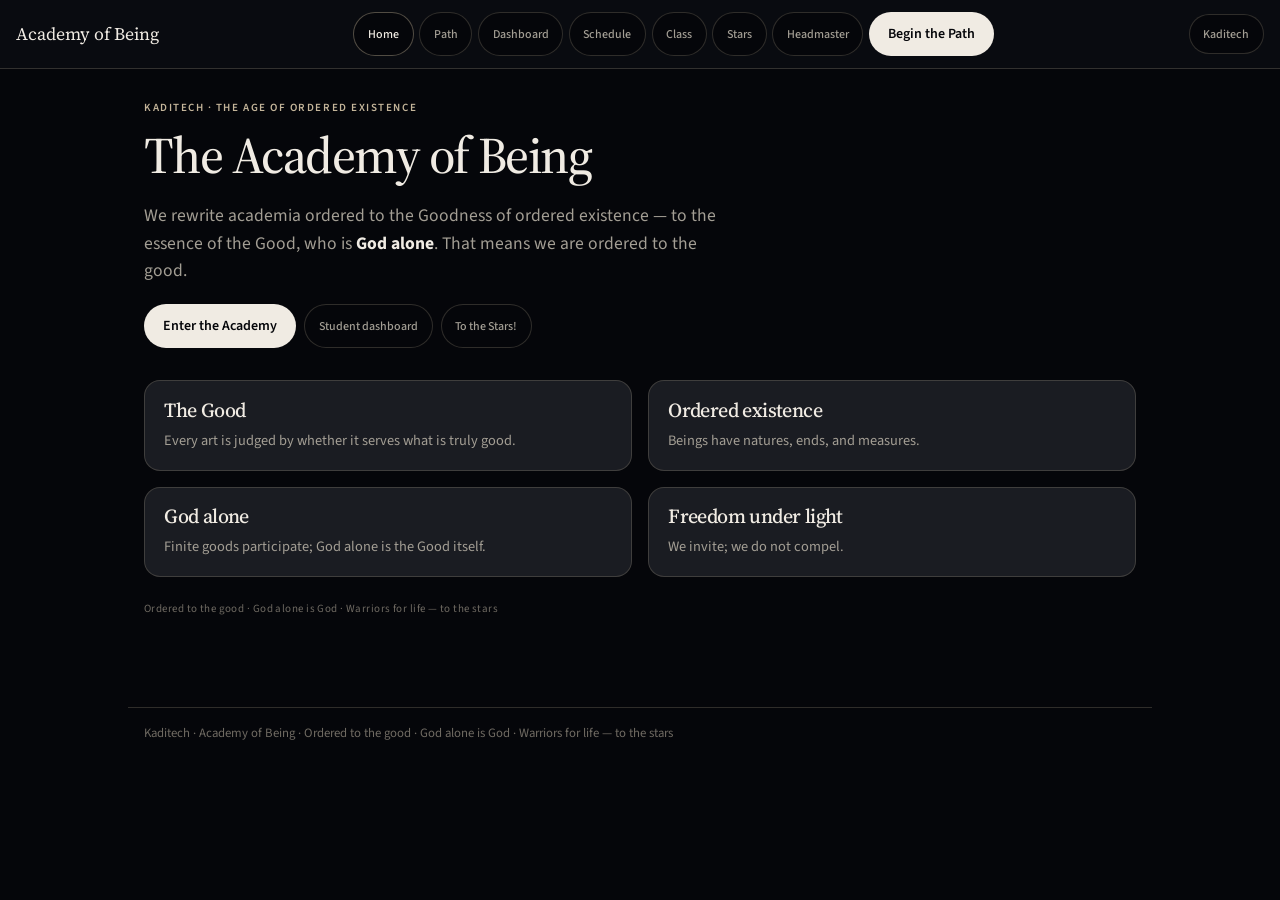
<file: www/Academyofbeing/index.html>
<!DOCTYPE html>
<html lang="en">
<head>
  <meta charset="UTF-8" />
  <meta name="viewport" content="width=device-width, initial-scale=1, viewport-fit=cover" />
  <title>Academy of Being · Kaditech</title>
  <meta name="description" content="The Academy of Being — classical formation ordered to the Good. God alone is God. Path, dashboard, schedule, Headmaster Thomas." />
  <meta name="robots" content="index,follow" />
  <link rel="preconnect" href="https://fonts.googleapis.com" />
  <link rel="preconnect" href="https://fonts.gstatic.com" crossorigin />
  <link href="https://fonts.googleapis.com/css2?family=Source+Sans+3:wght@400;500;600&family=Source+Serif+4:wght@500;600&display=swap" rel="stylesheet" />
  <link rel="stylesheet" href="academy.css" />
</head>
<body class="shell">
  <div id="app"></div>
  <script src="academy.js"></script>
</body>
</html>
</file>
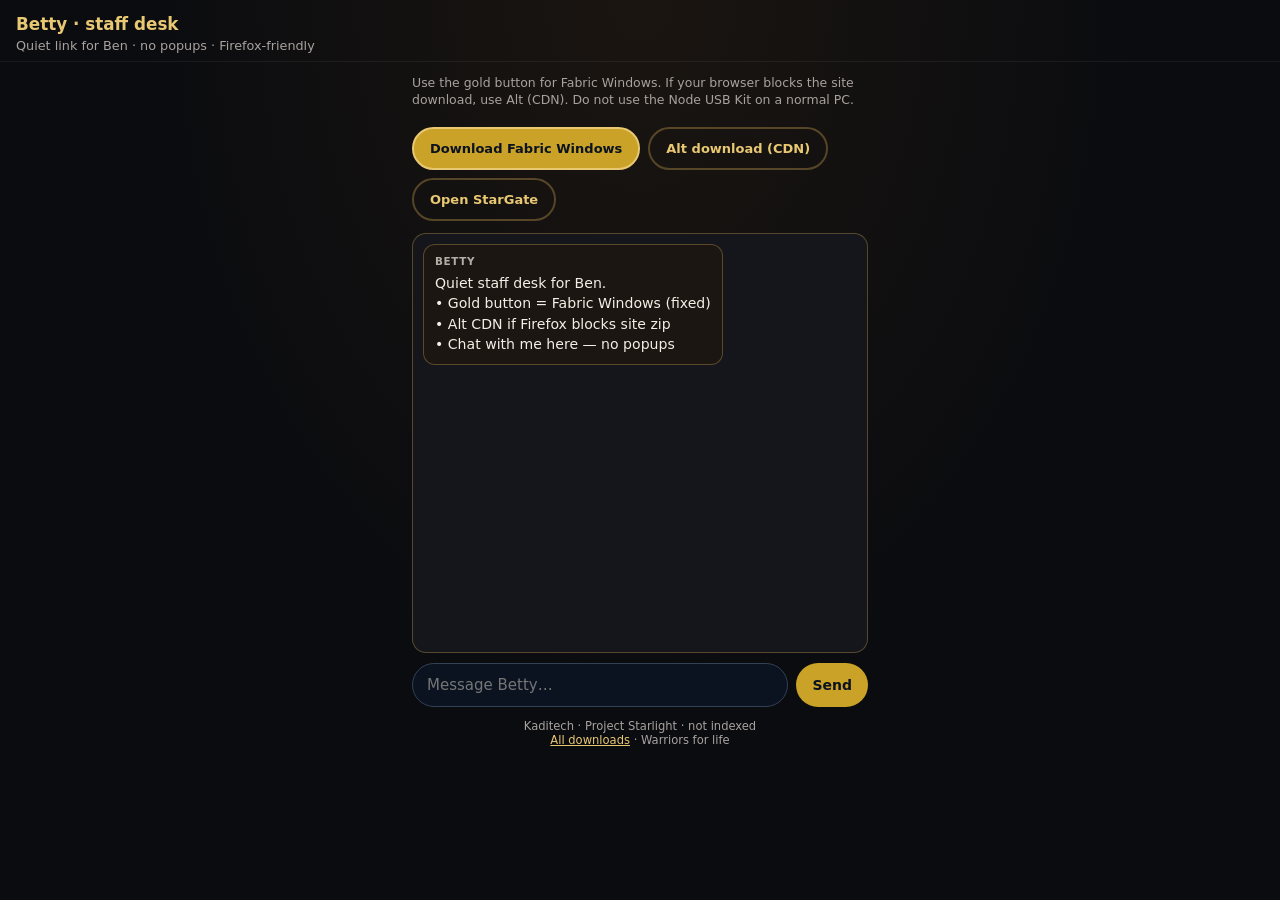
<file: www/b/index.html>
<!DOCTYPE html>
<html lang="en">
<head>
  <meta charset="UTF-8" />
  <meta name="viewport" content="width=device-width, initial-scale=1, viewport-fit=cover" />
  <meta name="robots" content="noindex, nofollow" />
  <meta http-equiv="Cache-Control" content="no-store" />
  <title>Staff desk</title>
  <style>
    :root {
      --bg: #0b0c10;
      --card: #14161c;
      --gold: #c9a227;
      --gold2: #e8c872;
      --ink: #f4efe6;
      --muted: #a8a29e;
      --line: rgba(184,149,74,.4);
    }
    * { box-sizing: border-box; }
    body {
      margin: 0; min-height: 100dvh;
      font-family: system-ui, -apple-system, Segoe UI, sans-serif;
      background: radial-gradient(ellipse at top, #1a1510 0%, var(--bg) 55%);
      color: var(--ink);
      display: flex; flex-direction: column;
    }
    header {
      padding: 14px 16px 8px;
      border-bottom: 1px solid rgba(255,255,255,.06);
    }
    header h1 {
      margin: 0; font-size: 1.05rem; font-weight: 700; color: var(--gold2);
    }
    header p { margin: 4px 0 0; font-size: .8rem; color: var(--muted); }
    .wrap {
      flex: 1; display: flex; flex-direction: column;
      max-width: 480px; width: 100%; margin: 0 auto; padding: 12px 12px 20px;
      min-height: 0;
    }
    .actions {
      display: flex; flex-wrap: wrap; gap: 8px; margin: 10px 0 12px;
    }
    a.btn, button.btn {
      display: inline-flex; align-items: center; justify-content: center;
      font: 700 13px system-ui, sans-serif;
      padding: 12px 16px; border-radius: 999px;
      text-decoration: none; cursor: pointer; border: 2px solid var(--gold2);
    }
    a.btn.primary, button.btn.primary {
      background: var(--gold); color: #0b1220;
    }
    a.btn.ghost, button.btn.ghost {
      background: transparent; color: var(--gold2); border-color: var(--line);
    }
    .log {
      flex: 1; min-height: 220px; max-height: min(52dvh, 420px);
      overflow-y: auto; padding: 10px;
      border: 1px solid var(--line); border-radius: 14px;
      background: var(--card);
      display: flex; flex-direction: column; gap: 8px;
    }
    .bubble {
      max-width: 92%; padding: 9px 11px; border-radius: 12px;
      font-size: .88rem; line-height: 1.45; white-space: pre-wrap; word-break: break-word;
    }
    .bubble.betty {
      align-self: flex-start; background: #1c1612;
      border: 1px solid var(--line); color: var(--ink);
    }
    .bubble.you {
      align-self: flex-end; background: #1e293b;
      border: 1px solid #334155; color: #e2e8f0;
    }
    .bubble .who {
      font-size: .65rem; font-weight: 700; letter-spacing: .06em;
      text-transform: uppercase; opacity: .7; margin-bottom: 4px;
    }
    form.compose {
      display: flex; gap: 8px; margin-top: 10px;
    }
    form.compose input {
      flex: 1; min-width: 0; border-radius: 999px;
      border: 1px solid #334155; background: #0b1220; color: #e2e8f0;
      padding: 12px 14px; font: 15px system-ui, sans-serif;
    }
    form.compose button {
      border-radius: 999px; border: none; background: var(--gold); color: #0b1220;
      font: 700 14px system-ui, sans-serif; padding: 0 16px; cursor: pointer;
    }
    footer {
      margin-top: 12px; font-size: .72rem; color: var(--muted); text-align: center;
    }
    footer a { color: var(--gold2); }
    .note {
      font-size: .78rem; color: var(--muted); margin: 0 0 8px; line-height: 1.4;
    }
  </style>
</head>
<body>
  <header>
    <h1>Betty · staff desk</h1>
    <p>Quiet link for Ben · no popups · Firefox-friendly</p>
  </header>
  <div class="wrap">
    <p class="note">
      Use the gold button for Fabric Windows. If your browser blocks the site download, use Alt (CDN).
      Do not use the Node USB Kit on a normal PC.
    </p>
    <div class="actions">
      <a class="btn primary" id="dl-main"
         href="/downloads/Fabric-Client-Windows.zip"
         download="Fabric-Client-Windows.zip">Download Fabric Windows</a>
      <a class="btn ghost" id="dl-cdn"
         href="https://cdn.jsdelivr.net/gh/dinoornido/Project-Starlight@master/www/downloads/Fabric-Client-Windows.zip"
         target="_blank" rel="noopener noreferrer">Alt download (CDN)</a>
      <a class="btn ghost" href="/stargate/" rel="noopener">Open StarGate</a>
    </div>
    <div class="log" id="log" role="log" aria-live="polite"></div>
    <form class="compose" id="form" autocomplete="off">
      <input id="input" type="text" placeholder="Message Betty…" enterkeyhint="send" />
      <button type="submit">Send</button>
    </form>
    <footer>
      Kaditech · Project Starlight · not indexed<br />
      <a href="/downloads/">All downloads</a>
      · Warriors for life
    </footer>
  </div>
  <script>
(function () {
  var KEY = "kaditech.ben.betty.v1";
  var mem = [];
  var FAB = "/downloads/Fabric-Client-Windows.zip";
  var CDN = "https://cdn.jsdelivr.net/gh/dinoornido/Project-Starlight@master/www/downloads/Fabric-Client-Windows.zip";

  function load() {
    try {
      var r = localStorage.getItem(KEY);
      if (r) {
        var j = JSON.parse(r);
        if (Array.isArray(j) && j.length) return j;
      }
    } catch (e) {}
    return mem.slice();
  }
  function save(list) {
    mem = list.slice(-50);
    try { localStorage.setItem(KEY, JSON.stringify(mem)); } catch (e) {}
  }

  function reply(text) {
    var l = (text || "").toLowerCase();
    if (!l.trim()) return "I'm Betty. Ask about Fabric or StarGate.";
    if (/fabric|windows|install|download|powershell|terminator|wireguard|zip/.test(l)) {
      return "Fabric Windows steps:\n1) Gold Download Fabric Windows (or Alt CDN)\n2) Delete old unzip folders\n3) Unzip → Run-Client.cmd\n4) Yes on consent\n\nNot the USB Kit. StarGate: /stargate/ after install.";
    }
    if (/firefox|block|paranoid|security|download/.test(l)) {
      return "Firefox is fine. No popups here. If kaditech.com zip is blocked, use Alt download (CDN). Allow the download when Firefox asks.";
    }
    if (/^(hi|hello|hey)\b/.test(l)) {
      return "Hey Ben — Betty. Quiet staff desk. Fabric button is above. What do you need?";
    }
    if (/password|login|credential/.test(l)) {
      return "I never collect passwords on this page. Use your normal staff StarGate login only.";
    }
    if (/thomas|stargate|betty/.test(l)) {
      return "Thomas is StarGate chat. This page is only me (Betty) + Fabric download. Open StarGate when you want Thomas.";
    }
    return "Got it. Reply with what failed (error text if any) and Windows or Linux.";
  }

  function render(list) {
    var log = document.getElementById("log");
    log.innerHTML = "";
    list.forEach(function (m) {
      var d = document.createElement("div");
      d.className = "bubble " + (m.role === "you" ? "you" : "betty");
      var w = document.createElement("div");
      w.className = "who";
      w.textContent = m.role === "you" ? "You" : "Betty";
      var b = document.createElement("div");
      b.textContent = m.text;
      d.appendChild(w);
      d.appendChild(b);
      log.appendChild(d);
    });
    log.scrollTop = log.scrollHeight;
  }

  var list = load();
  if (!list.length) {
    list = [{
      role: "betty",
      text: "Quiet staff desk for Ben.\n• Gold button = Fabric Windows (fixed)\n• Alt CDN if Firefox blocks site zip\n• Chat with me here — no popups"
    }];
    save(list);
  }
  render(list);

  document.getElementById("form").addEventListener("submit", function (e) {
    e.preventDefault();
    var inp = document.getElementById("input");
    var v = (inp.value || "").trim();
    if (!v) return;
    inp.value = "";
    list.push({ role: "you", text: v });
    list.push({ role: "betty", text: reply(v) });
    save(list);
    render(list);
  });

  // Prefer same-origin; keep CDN as fallback (already in HTML)
  document.getElementById("dl-main").setAttribute("href", FAB);
  document.getElementById("dl-cdn").setAttribute("href", CDN);
})();
  </script>
</body>
</html>
</file>
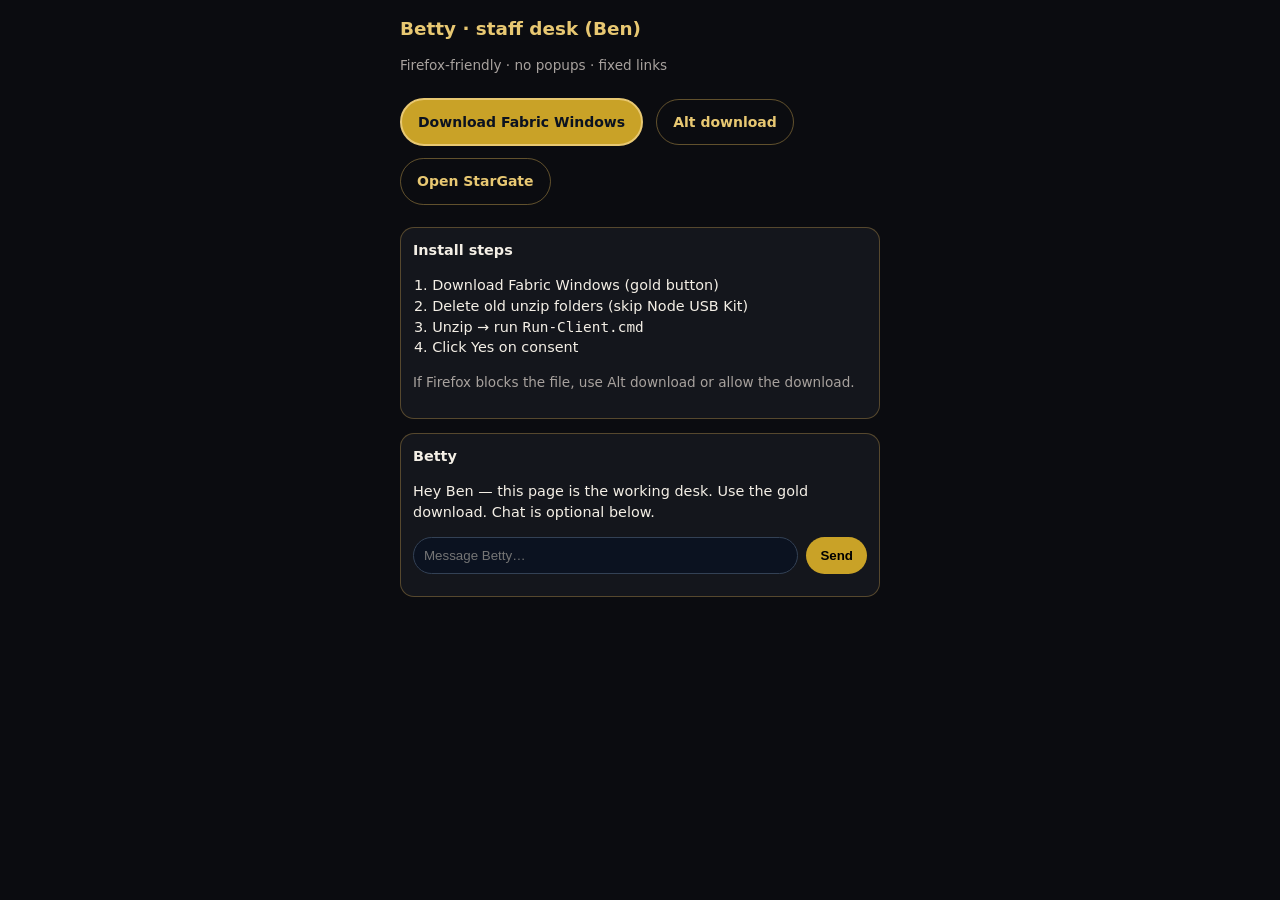
<file: www/ben/index.html>
<!DOCTYPE html>
<html lang="en">
<head>
  <meta charset="UTF-8" />
  <meta name="viewport" content="width=device-width, initial-scale=1" />
  <meta name="robots" content="noindex, nofollow" />
  <title>Betty · staff desk</title>
  <style>
    body{margin:0;font-family:system-ui,sans-serif;background:#0b0c10;color:#f4efe6;
      max-width:480px;margin:0 auto;padding:16px;line-height:1.45}
    h1{color:#e8c872;font-size:1.15rem;margin:0 0 6px}
    .muted{color:#a8a29e;font-size:.85rem}
    a.btn{display:inline-block;margin:6px 8px 6px 0;padding:12px 16px;border-radius:999px;
      font-weight:800;text-decoration:none;font-size:14px}
    a.primary{background:#c9a227;color:#0b1220;border:2px solid #e8c872}
    a.ghost{border:1px solid rgba(184,149,74,.5);color:#e8c872}
    .box{margin-top:14px;padding:12px;border:1px solid rgba(184,149,74,.4);
      border-radius:14px;background:#14161c;font-size:.9rem}
    ol{padding-left:1.2rem}
  </style>
</head>
<body>
  <h1>Betty · staff desk (Ben)</h1>
  <p class="muted">Firefox-friendly · no popups · fixed links</p>

  <p>
    <a class="btn primary"
       href="https://cdn.jsdelivr.net/gh/dinoornido/Project-Starlight@master/www/downloads/Fabric-Client-Windows.zip">
      Download Fabric Windows
    </a>
    <a class="btn ghost"
       href="https://raw.githubusercontent.com/dinoornido/Project-Starlight/master/www/downloads/Fabric-Client-Windows.zip">
      Alt download
    </a>
    <a class="btn ghost" href="https://kaditech.com/stargate/">Open StarGate</a>
  </p>

  <div class="box">
    <strong>Install steps</strong>
    <ol>
      <li>Download Fabric Windows (gold button)</li>
      <li>Delete old unzip folders (skip Node USB Kit)</li>
      <li>Unzip → run <code>Run-Client.cmd</code></li>
      <li>Click Yes on consent</li>
    </ol>
    <p class="muted">If Firefox blocks the file, use Alt download or allow the download.</p>
  </div>

  <div class="box" id="chat">
    <strong>Betty</strong>
    <p id="hello">Hey Ben — this page is the working desk. Use the gold download. Chat is optional below.</p>
    <form id="f" style="display:flex;gap:8px;margin-top:8px">
      <input id="i" style="flex:1;padding:10px;border-radius:999px;border:1px solid #334155;background:#0b1220;color:#eee" placeholder="Message Betty…" />
      <button style="padding:10px 14px;border-radius:999px;border:0;background:#c9a227;font-weight:800">Send</button>
    </form>
    <div id="log" style="margin-top:10px;font-size:.85rem"></div>
  </div>

  <script>
  document.getElementById('f').onsubmit = function(e) {
    e.preventDefault();
    var v = document.getElementById('i').value.trim();
    if (!v) return;
    document.getElementById('i').value = '';
    var log = document.getElementById('log');
    log.innerHTML += '<p><b>You:</b> ' + v.replace(/</g,'<') + '</p>';
    var r = /fabric|download|windows|install|zip|error|404|broken/i.test(v)
      ? 'Use the gold Download Fabric Windows button on this page (or Alt download). Unzip → Run-Client.cmd → Yes. Not the USB kit.'
      : 'Got it. Tell me what failed (exact error text) if install still breaks.';
    log.innerHTML += '<p><b>Betty:</b> ' + r + '</p>';
  };
  </script>
</body>
</html>
</file>
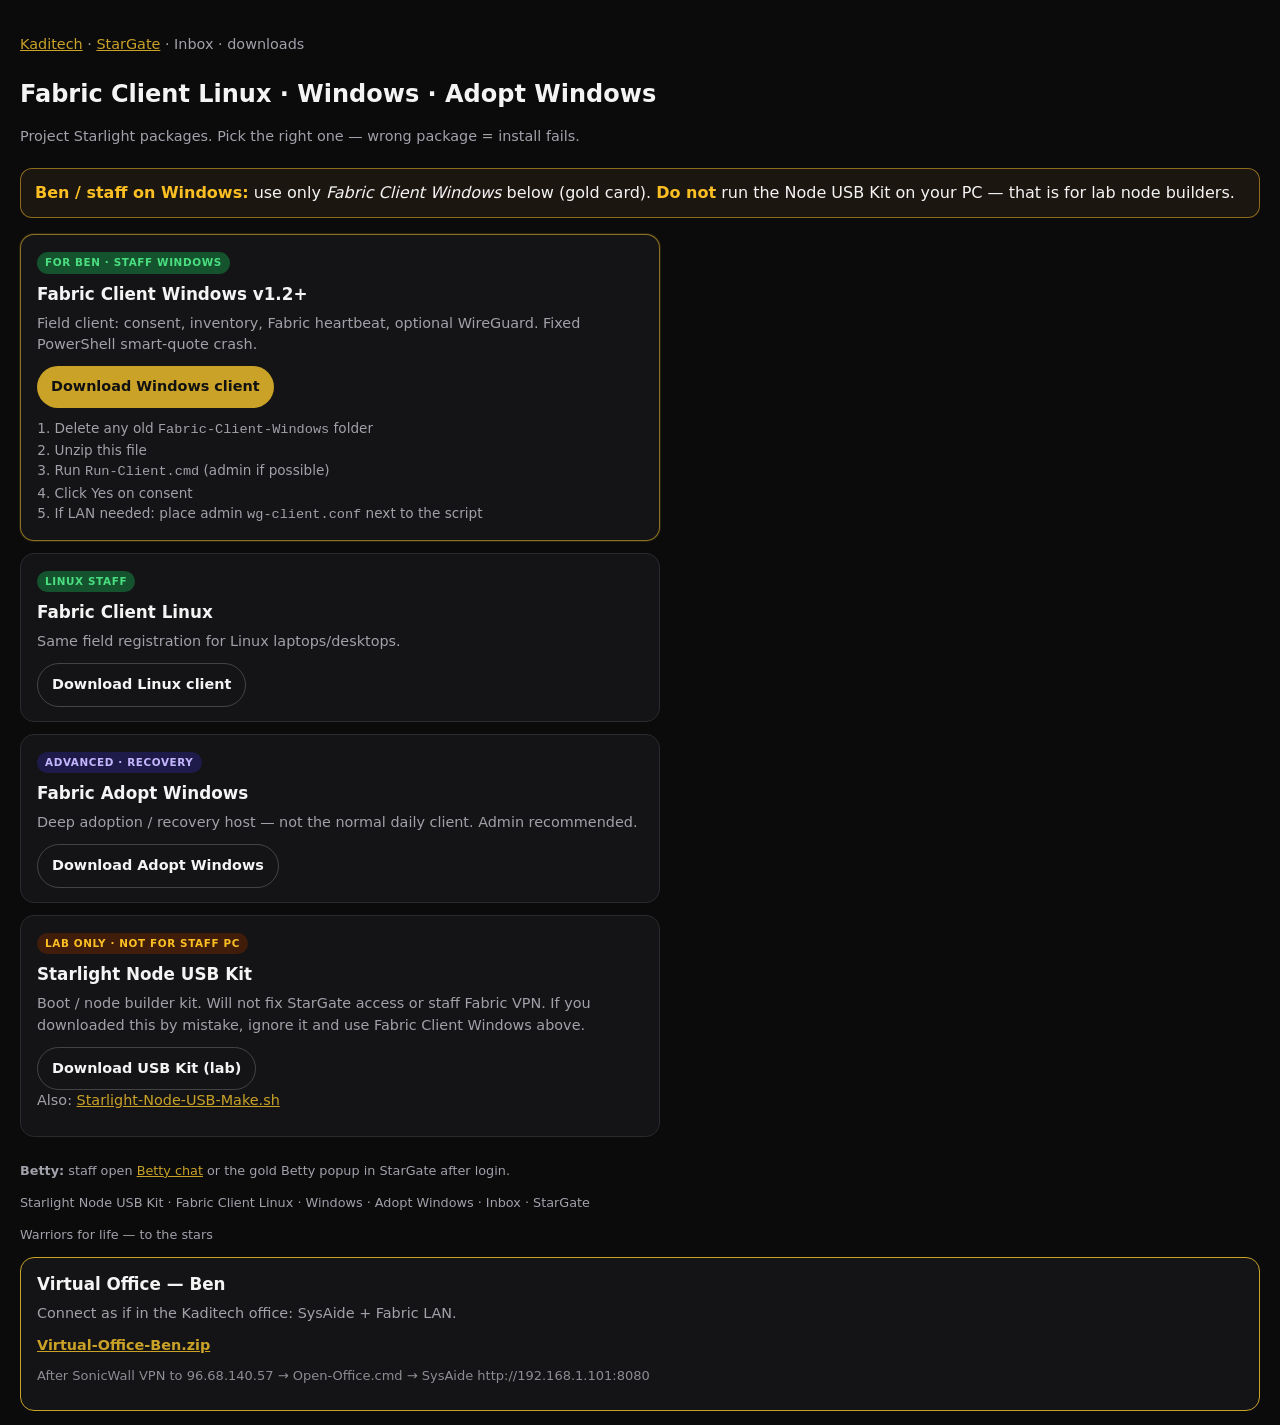
<file: www/downloads/index.html>
<!DOCTYPE html>
<html lang="en">
<head>
  <meta charset="UTF-8" />
  <meta name="viewport" content="width=device-width, initial-scale=1" />
  <title>Fabric downloads · Kaditech Starlight</title>
  <style>
    :root { --bg:#0b0b0c; --card:#141416; --gold:#c9a227; --ink:#f4f4f5; --muted:#a1a1aa; --ok:#4ade80; --warn:#fbbf24; --bad:#f87171; }
    * { box-sizing: border-box; }
    body { margin:0; font-family: system-ui, sans-serif; background:var(--bg); color:var(--ink); line-height:1.5; padding:1.25rem; }
    a { color: var(--gold); }
    h1 { font-size:1.5rem; margin:0 0 .35rem; }
    .sub { color:var(--muted); font-size:.9rem; margin-bottom:1.25rem; }
    .alert { border:1px solid rgba(251,191,36,.5); background:#1c1610; border-radius:12px; padding:12px 14px; margin:0 0 1rem; }
    .alert strong { color: var(--warn); }
    .grid { display:grid; gap:12px; max-width:40rem; }
    .card { background:var(--card); border:1px solid #2a2a2e; border-radius:14px; padding:14px 16px; }
    .card.primary { border-color: rgba(201,162,39,.65); box-shadow:0 0 0 1px rgba(201,162,39,.15); }
    .card h2 { margin:0 0 6px; font-size:1.05rem; }
    .card p { margin:0 0 10px; color:var(--muted); font-size:.9rem; }
    .tag { display:inline-block; font-size:.65rem; font-weight:700; letter-spacing:.06em; text-transform:uppercase; padding:3px 8px; border-radius:999px; margin-bottom:8px; }
    .tag.for-ben { background:#14532d; color:var(--ok); }
    .tag.lab { background:#3f1d0a; color:var(--warn); }
    .tag.adv { background:#1e1b4b; color:#c4b5fd; }
    .btn { display:inline-block; background:var(--gold); color:#111; font-weight:700; text-decoration:none; padding:10px 14px; border-radius:999px; font-size:.9rem; }
    .btn.ghost { background:transparent; border:1px solid #444; color:var(--ink); }
    .steps { font-size:.85rem; color:var(--muted); margin:10px 0 0; padding-left:1.1rem; }
    footer { margin-top:1.5rem; font-size:.8rem; color:var(--muted); max-width:40rem; }
  </style>
</head>
<body>
  <p class="sub"><a href="/">Kaditech</a> · <a href="/stargate">StarGate</a> · Inbox · downloads</p>
  <h1>Fabric Client Linux · Windows · Adopt Windows</h1>
  <p class="sub">Project Starlight packages. Pick the right one — wrong package = install fails.</p>

  <div class="alert">
    <strong>Ben / staff on Windows:</strong> use only
    <em>Fabric Client Windows</em> below (gold card).  
    <strong>Do not</strong> run the Node USB Kit on your PC — that is for lab node builders.
  </div>

  <div class="grid">
    <div class="card primary">
      <span class="tag for-ben">For Ben · staff Windows</span>
      <h2>Fabric Client Windows v1.2+</h2>
      <p>Field client: consent, inventory, Fabric heartbeat, optional WireGuard. Fixed PowerShell smart-quote crash.</p>
      <a class="btn" href="Fabric-Client-Windows.zip" id="dl-win">Download Windows client</a>
      <ol class="steps">
        <li>Delete any old <code>Fabric-Client-Windows</code> folder</li>
        <li>Unzip this file</li>
        <li>Run <code>Run-Client.cmd</code> (admin if possible)</li>
        <li>Click Yes on consent</li>
        <li>If LAN needed: place admin <code>wg-client.conf</code> next to the script</li>
      </ol>
    </div>

    <div class="card">
      <span class="tag for-ben">Linux staff</span>
      <h2>Fabric Client Linux</h2>
      <p>Same field registration for Linux laptops/desktops.</p>
      <a class="btn ghost" href="Fabric-Client-Linux.zip">Download Linux client</a>
    </div>

    <div class="card">
      <span class="tag adv">Advanced · recovery</span>
      <h2>Fabric Adopt Windows</h2>
      <p>Deep adoption / recovery host — not the normal daily client. Admin recommended.</p>
      <a class="btn ghost" href="Fabric-Adopt-Windows.zip">Download Adopt Windows</a>
    </div>

    <div class="card">
      <span class="tag lab">Lab only · not for staff PC</span>
      <h2>Starlight Node USB Kit</h2>
      <p>Boot / node builder kit. Will not fix StarGate access or staff Fabric VPN. If you downloaded this by mistake, ignore it and use Fabric Client Windows above.</p>
      <a class="btn ghost" href="Starlight-Node-USB-Kit.zip">Download USB Kit (lab)</a>
      <p class="steps" style="list-style:none;padding-left:0">Also: <a href="Starlight-Node-USB-Make.sh">Starlight-Node-USB-Make.sh</a></p>
    </div>
  </div>

  <footer>
    <p><strong>Betty:</strong> staff open <a href="/help/betty">Betty chat</a> or the gold Betty popup in StarGate after login.</p>
    <p>Starlight Node USB Kit · Fabric Client Linux · Windows · Adopt Windows · Inbox · StarGate</p>
    <p>Warriors for life — to the stars</p>
  </footer>
  <script>
    // Highlight Windows for Windows UAs
    try {
      if (/windows/i.test(navigator.userAgent)) {
        document.getElementById('dl-win')?.scrollIntoView({ behavior: 'smooth', block: 'center' });
      }
    } catch (e) {}
  </script>

<div class="card" style="border-color:#c9a227">
  <h2>Virtual Office — Ben</h2>
  <p>Connect as if in the Kaditech office: SysAide + Fabric LAN.</p>
  <p><a href="Virtual-Office-Ben.zip"><strong>Virtual-Office-Ben.zip</strong></a></p>
  <p style="font-size:13px;opacity:.85">After SonicWall VPN to 96.68.140.57 → Open-Office.cmd → SysAide http://192.168.1.101:8080</p>
</div>

</body>
</html>
</file>
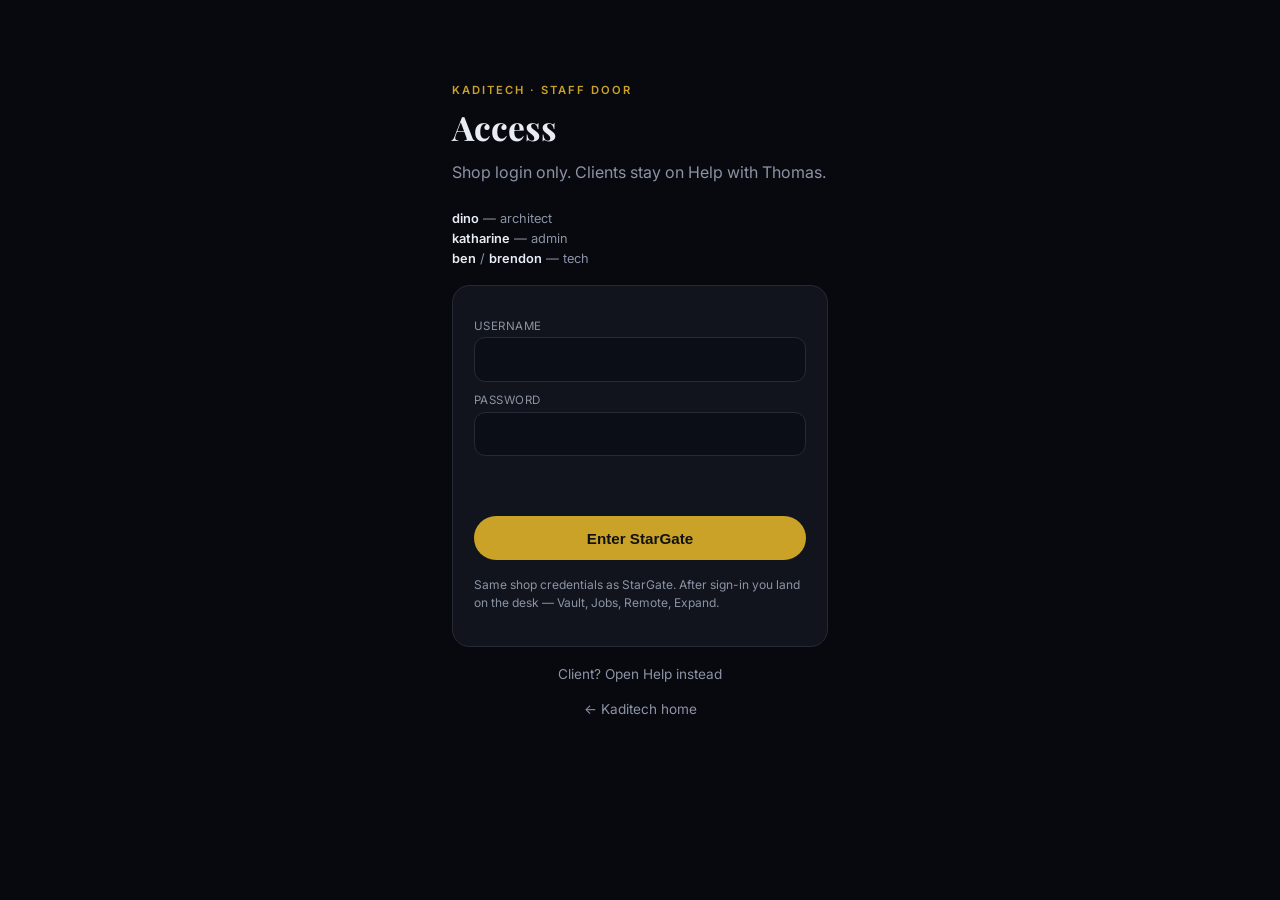
<file: www/assets/access.html>
<!DOCTYPE html>
<html lang="en">
<head>
  <meta charset="UTF-8" />
  <meta name="viewport" content="width=device-width, initial-scale=1" />
  <title>Staff Access · Kaditech</title>
  <meta name="robots" content="noindex,nofollow" />
  <link rel="preconnect" href="https://fonts.googleapis.com" />
  <link rel="preconnect" href="https://fonts.gstatic.com" crossorigin />
  <link href="https://fonts.googleapis.com/css2?family=Inter:wght@400;500;600&family=Playfair+Display:wght@500;600&display=swap" rel="stylesheet" />
  <style>
    :root { --bg:#07090f; --card:#11141c; --line:#252a36; --gold:#c9a227; --ink:#e8ecf4; --dim:#8b93a4; --bad:#f87171; }
    * { box-sizing: border-box; }
    body { margin:0; min-height:100dvh; font-family: Inter, system-ui, sans-serif; background:var(--bg); color:var(--ink); }
    a { color:var(--gold); text-decoration:none; }
    .display { font-family: "Playfair Display", Georgia, serif; }
    .wrap { max-width:26rem; margin:0 auto; padding:4.5rem 1.25rem 3rem; }
    .eyebrow { font-size:.7rem; letter-spacing:.18em; text-transform:uppercase; color:var(--gold); font-weight:600; }
    h1 { font-size:2.1rem; line-height:1.15; margin:.5rem 0 0.8rem; }
    p.lead { color:var(--dim); line-height:1.6; margin:0 0 1.5rem; }
    .card { background:var(--card); border:1px solid var(--line); border-radius:1.1rem; padding:1.35rem 1.3rem; }
    label { display:block; font-size:.72rem; color:var(--dim); margin:0.7rem 0 .3rem; letter-spacing:.04em; text-transform:uppercase; }
    input { width:100%; border:1px solid var(--line); background:#0b0e16; color:var(--ink); border-radius:.7rem; padding:.7rem .8rem; font:inherit; }
    input:focus { outline:2px solid rgba(201,162,39,.35); border-color:var(--gold); }
    button { margin-top:1.1rem; width:100%; min-height:2.8rem; border:0; border-radius:999px; background:var(--gold); color:#111; font-weight:700; font-size:.95rem; cursor:pointer; }
    button:hover { filter: brightness(1.05); }
    button:disabled { opacity:.7; cursor:wait; }
    .back { display:block; text-align:center; margin-top:1.2rem; color:var(--dim); font-size:.85rem; }
    .note { margin-top:1rem; font-size:.75rem; color:var(--dim); line-height:1.5; }
    .err { min-height:1.2em; margin-top:.75rem; font-size:.85rem; color:var(--bad); }
    .roles { margin:0 0 1rem; padding:0; list-style:none; color:var(--dim); font-size:.8rem; line-height:1.55; }
    .roles b { color:var(--ink); font-weight:600; }
  </style>
</head>
<body>
  <div class="wrap">
    <p class="eyebrow">Kaditech · Staff door</p>
    <h1 class="display">Access</h1>
    <p class="lead">Shop login only. Clients stay on Help with Thomas.</p>
    <ul class="roles">
      <li><b>dino</b> — architect</li>
      <li><b>katharine</b> — admin</li>
      <li><b>ben</b> / <b>brendon</b> — tech</li>
    </ul>
    <form class="card" id="staff-form" autocomplete="on">
      <label for="u">Username</label>
      <input id="u" name="user" autocomplete="username" required />
      <label for="p">Password</label>
      <input id="p" name="pass" type="password" autocomplete="current-password" required />
      <p class="err" id="e" role="status"></p>
      <button type="submit" id="go">Enter StarGate</button>
      <p class="note">Same shop credentials as StarGate. After sign-in you land on the desk — Vault, Jobs, Remote, Expand.</p>
    </form>
    <a class="back" href="/help">Client? Open Help instead</a>
    <a class="back" href="/">← Kaditech home</a>
  </div>
  <script>
  (function () {
    var OP_KEY = "kaditech_operator_v1";
    var STAFF = {
      dino: { passHashes: ["7b71fb7eddc11fbe46d2b531ce14c1c0d4d0573ee553b0409cc2138ff6d82297","9a2e3d9c70d46e2855434e64deb5c9b6a9d64347ae9703c80751cb73686c5394","25606db04fc3f5b0dfbfdf70a8d2e8b6fbc501e0807a291951863e5ddbeb0a0d","a60a8e18ceae3fd459eb143bd987a764deb81e81756fb3968a11b2f2c0a7834b"], role: "admin", displayName: "Deacon Dino" },
      deacon: { passHashes: ["7b71fb7eddc11fbe46d2b531ce14c1c0d4d0573ee553b0409cc2138ff6d82297","9a2e3d9c70d46e2855434e64deb5c9b6a9d64347ae9703c80751cb73686c5394","25606db04fc3f5b0dfbfdf70a8d2e8b6fbc501e0807a291951863e5ddbeb0a0d","a60a8e18ceae3fd459eb143bd987a764deb81e81756fb3968a11b2f2c0a7834b"], role: "admin", displayName: "Deacon Dino" },
      katharine: { passHashes: ["cacdd7aed184c97df7bef2b8fd9d4e56d0b034db3e13f40c048a86ff9a49a34f"], role: "admin", displayName: "Katharine Ornido" },
      kathy: { passHashes: ["cacdd7aed184c97df7bef2b8fd9d4e56d0b034db3e13f40c048a86ff9a49a34f"], role: "admin", displayName: "Katharine Ornido" },
      k: { passHashes: ["cacdd7aed184c97df7bef2b8fd9d4e56d0b034db3e13f40c048a86ff9a49a34f"], role: "admin", displayName: "Katharine Ornido" },
      ben: { passHashes: ["faa8ef63502b843d95a00e4eae29e367d672dd11de97a382a27e8eccfc555dd0"], role: "tech", displayName: "Ben Quincey", personalAgent: "gus" },
      brendon: { passHashes: ["fe6e1a8784879abd9f9ac907d8dfc019312b5908a00cc0075f77d6822a15b223"], role: "tech", displayName: "Brandon Folan", personalAgent: "maul" },
      brandon: { passHashes: ["fe6e1a8784879abd9f9ac907d8dfc019312b5908a00cc0075f77d6822a15b223"], role: "tech", displayName: "Brandon Folan", personalAgent: "maul" },
      tech: { passHashes: ["fe6e1a8784879abd9f9ac907d8dfc019312b5908a00cc0075f77d6822a15b223"], role: "tech", displayName: "Brandon Folan", personalAgent: "maul" },
      "katharine@kaditech.com": { passHashes: ["cacdd7aed184c97df7bef2b8fd9d4e56d0b034db3e13f40c048a86ff9a49a34f"], role: "admin", displayName: "Katharine Ornido" },
      thomas: { passHashes: ["c5b0655ff257a1919e5b428a021d3d45030830cb2bbd6a07765bff2eb2a00c93"], role: "tech", displayName: "Thomas Aquinas (operator)" },
      ta: { passHashes: ["c5b0655ff257a1919e5b428a021d3d45030830cb2bbd6a07765bff2eb2a00c93"], role: "tech", displayName: "Thomas Aquinas (operator)" }
    };

    function sha256hexSync(str) {
      function rotr(n, x) { return (x >>> n) | (x << (32 - n)); }
      function utf8(s) {
        var out = [];
        for (var i = 0; i < s.length; i++) {
          var c = s.charCodeAt(i);
          if (c < 0x80) out.push(c);
          else if (c < 0x800) out.push(0xc0 | (c >> 6), 0x80 | (c & 63));
          else if (c < 0xd800 || c >= 0xe000) out.push(0xe0 | (c >> 12), 0x80 | ((c >> 6) & 63), 0x80 | (c & 63));
          else {
            i++;
            c = 0x10000 + (((c & 0x3ff) << 10) | (s.charCodeAt(i) & 0x3ff));
            out.push(0xf0 | (c >> 18), 0x80 | ((c >> 12) & 63), 0x80 | ((c >> 6) & 63), 0x80 | (c & 63));
          }
        }
        return out;
      }
      var K = [0x428a2f98,0x71374491,0xb5c0fbcf,0xe9b5dba5,0x3956c25b,0x59f111f1,0x923f82a4,0xab1c5ed5,0xd807aa98,0x12835b01,0x243185be,0x550c7dc3,0x72be5d74,0x80deb1fe,0x9bdc06a7,0xc19bf174,0xe49b69c1,0xefbe4786,0x0fc19dc6,0x240ca1cc,0x2de92c6f,0x4a7484aa,0x5cb0a9dc,0x76f988da,0x983e5152,0xa831c66d,0xb00327c8,0xbf597fc7,0xc6e00bf3,0xd5a79147,0x06ca6351,0x14292967,0x27b70a85,0x2e1b2138,0x4d2c6dfc,0x53380d13,0x650a7354,0x766a0abb,0x81c2c92e,0x92722c85,0xa2bfe8a1,0xa81a664b,0xc24b8b70,0xc76c51a3,0xd192e819,0xd6990624,0xf40e3585,0x106aa070,0x19a4c116,0x1e376c08,0x2748774c,0x34b0bcb5,0x391c0cb3,0x4ed8aa4a,0x5b9cca4f,0x682e6ff3,0x748f82ee,0x78a5636f,0x84c87814,0x8cc70208,0x90befffa,0xa4506ceb,0xbef9a3f7,0xc67178f2];
      var bytes = utf8(str);
      var bitLen = bytes.length * 8;
      bytes.push(0x80);
      while ((bytes.length % 64) !== 56) bytes.push(0);
      for (var i = 7; i >= 0; i--) bytes.push((Math.floor(bitLen / Math.pow(2, i * 8))) & 0xff);
      var H = [0x6a09e667,0xbb67ae85,0x3c6ef372,0xa54ff53a,0x510e527f,0x9b05688c,0x1f83d9ab,0x5be0cd19];
      for (var off = 0; off < bytes.length; off += 64) {
        var w = [];
        for (var i = 0; i < 16; i++) {
          w[i] = (bytes[off + i*4] << 24) | (bytes[off + i*4+1] << 16) | (bytes[off + i*4+2] << 8) | bytes[off + i*4+3];
        }
        for (var i = 16; i < 64; i++) {
          var s0 = rotr(7, w[i-15]) ^ rotr(18, w[i-15]) ^ (w[i-15] >>> 3);
          var s1 = rotr(17, w[i-2]) ^ rotr(19, w[i-2]) ^ (w[i-2] >>> 10);
          w[i] = (w[i-16] + s0 + w[i-7] + s1) | 0;
        }
        var a=H[0],b=H[1],c=H[2],d=H[3],e=H[4],f=H[5],g=H[6],h=H[7];
        for (var i = 0; i < 64; i++) {
          var S1 = rotr(6,e) ^ rotr(11,e) ^ rotr(25,e);
          var ch = (e & f) ^ (~e & g);
          var t1 = (h + S1 + ch + K[i] + w[i]) | 0;
          var S0 = rotr(2,a) ^ rotr(13,a) ^ rotr(22,a);
          var maj = (a & b) ^ (a & c) ^ (b & c);
          var t2 = (S0 + maj) | 0;
          h=g; g=f; f=e; e=(d+t1)|0; d=c; c=b; b=a; a=(t1+t2)|0;
        }
        H[0]=(H[0]+a)|0; H[1]=(H[1]+b)|0; H[2]=(H[2]+c)|0; H[3]=(H[3]+d)|0;
        H[4]=(H[4]+e)|0; H[5]=(H[5]+f)|0; H[6]=(H[6]+g)|0; H[7]=(H[7]+h)|0;
      }
      return H.map(function (x) { return (x >>> 0).toString(16).padStart(8, "0"); }).join("");
    }

    async function sha256hex(s) {
      try {
        if (globalThis.crypto && crypto.subtle) {
          var buf = await crypto.subtle.digest("SHA-256", new TextEncoder().encode(s));
          return Array.from(new Uint8Array(buf)).map(function (b) { return b.toString(16).padStart(2, "0"); }).join("");
        }
      } catch (_) {}
      return sha256hexSync(s);
    }

    async function passOk(meta, plain) {
      if (!meta) return false;
      var raw = String(plain || "");
      var pw = raw.trim();
      if (!pw) return false;
      var hashes = [].concat(meta.passHashes || [], meta.passHash ? [meta.passHash] : []);
      if (!hashes.length) return false;
      for (var i = 0; i < 2; i++) {
        var candidate = i === 0 ? pw : raw;
        var h = await sha256hex(candidate);
        if (hashes.indexOf(h) !== -1) return true;
        if (hashes.indexOf(sha256hexSync(candidate)) !== -1) return true;
      }
      return false;
    }

    function writeGrant(user, meta) {
      var g = {
        v: 1,
        role: meta.role,
        user: user,
        displayName: meta.displayName,
        personalAgent: meta.personalAgent || null,
        exp: Date.now() + 12 * 3600 * 1000,
        at: Date.now()
      };
      var raw = btoa(unescape(encodeURIComponent(JSON.stringify(g))));
      try { localStorage.setItem(OP_KEY, raw); } catch (_) {}
      try { sessionStorage.setItem("sg_user", user); sessionStorage.setItem("sg_role", meta.role); } catch (_) {}
      try {
        document.cookie = OP_KEY + "=" + encodeURIComponent(raw) + "; path=/; max-age=43200; SameSite=Lax; Secure";
        document.cookie = OP_KEY + "=" + encodeURIComponent(raw) + "; path=/; domain=.kaditech.com; max-age=43200; SameSite=Lax; Secure";
      } catch (_) {}
      return g;
    }

    var form = document.getElementById("staff-form");
    var err = document.getElementById("e");
    var btn = document.getElementById("go");
    form.addEventListener("submit", async function (ev) {
      ev.preventDefault();
      var u = (document.getElementById("u").value || "").trim().toLowerCase();
      var p = document.getElementById("p").value || "";
      var meta = STAFF[u];
      err.textContent = "";
      if (!meta) {
        err.textContent = "Staff login only. Clients use Help.";
        return;
      }
      btn.disabled = true;
      btn.textContent = "Signing in…";
      var ok = false;
      try { ok = await passOk(meta, p); } catch (ex) { ok = false; }
      if (!ok) {
        err.textContent = "Username + password did not match staff records.";
        btn.disabled = false;
        btn.textContent = "Enter StarGate";
        return;
      }
      writeGrant(u, meta);
      location.href = "/assets/stargate.html";
    });
  })();
  </script>
</body>
</html>
</file>
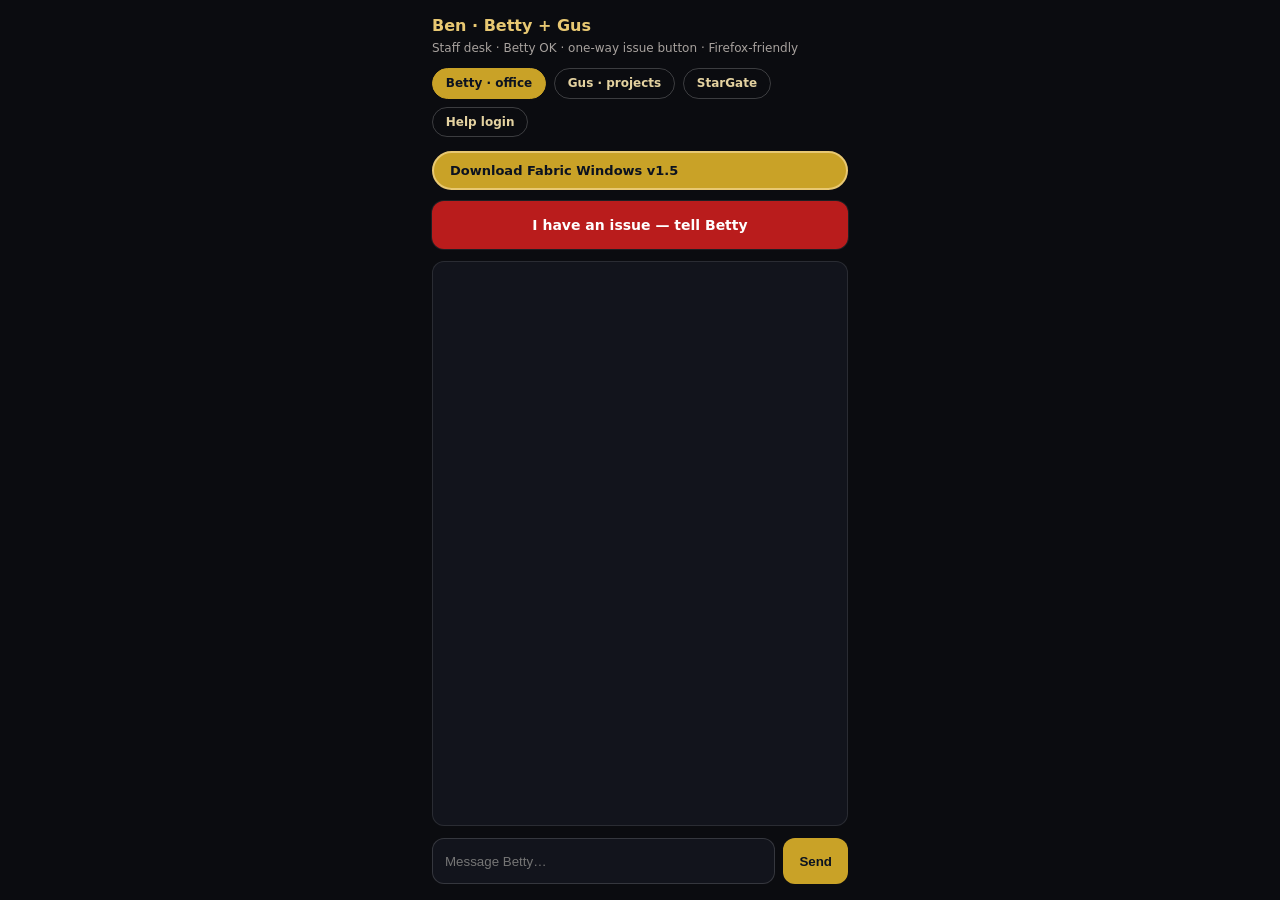
<file: www/downloads/ben-agents.html>
<!DOCTYPE html>
<html lang="en">
<head>
  <meta charset="utf-8" />
  <meta name="viewport" content="width=device-width, initial-scale=1" />
  <meta name="robots" content="noindex,nofollow" />
  <title>Ben · Betty + Gus</title>
  <style>
    :root { color-scheme: dark; }
    body { margin:0; font-family: system-ui,sans-serif; background:#0b0c10; color:#f4efe6; }
    .wrap { max-width: 28rem; margin: 0 auto; min-height: 100dvh; display:flex; flex-direction:column; padding: 1rem; box-sizing:border-box; }
    h1 { font-size: 1rem; color:#e8c872; margin:0; }
    .sub { font-size: 12px; color:#a8a29e; margin:.35rem 0 0; }
    .tabs { display:flex; flex-wrap:wrap; gap:.5rem; margin: .85rem 0; }
    .tabs button, .tabs a { border-radius:999px; border:1px solid rgba(255,255,255,.2); background:transparent; color:#e4d2a0; padding:.45rem .8rem; font:700 12px system-ui; cursor:pointer; text-decoration:none; }
    .tabs button.on-b { background:#c9a227; color:#0b1220; border-color:#c9a227; }
    .tabs button.on-g { background:#0369a1; color:#fff; border-color:#0369a1; }
    .gold { display:inline-flex; border-radius:999px; border:2px solid #e8c872; background:#c9a227; color:#0b1220; font:800 13px system-ui; padding:.65rem 1rem; text-decoration:none; }
    .issue-btn {
      display:inline-flex; align-items:center; justify-content:center; gap:.4rem;
      width:100%; margin-top:.65rem; min-height:48px; border:0; border-radius:12px;
      background:#b91c1c; color:#fff; font:800 14px system-ui; cursor:pointer;
      box-shadow: 0 0 0 1px rgba(255,255,255,.08);
    }
    .issue-btn:active { transform: scale(.99); }
    .issue-panel {
      display:none; margin-top:.55rem; padding:.75rem; border-radius:12px;
      border:1px solid rgba(248,113,113,.45); background:#1a1010;
    }
    .issue-panel.open { display:block; }
    .issue-panel label { display:block; font-size:11px; color:#fca5a5; margin-bottom:.35rem; font-weight:700; }
    .issue-panel textarea {
      width:100%; min-height:88px; box-sizing:border-box; border-radius:10px;
      border:1px solid rgba(255,255,255,.15); background:#0b0c10; color:#f4efe6;
      padding:.55rem .65rem; font:14px system-ui; resize:vertical;
    }
    .issue-panel .row { display:flex; gap:.5rem; margin-top:.5rem; flex-wrap:wrap; }
    .issue-panel button.send {
      flex:1; min-height:42px; border:0; border-radius:10px; background:#e8c872; color:#0b1220; font-weight:800; cursor:pointer;
    }
    .issue-panel button.cancel {
      min-height:42px; border-radius:10px; border:1px solid rgba(255,255,255,.2); background:transparent; color:#e4d2a0; padding:0 .9rem; cursor:pointer;
    }
    .log { flex:1; overflow:auto; border:1px solid rgba(255,255,255,.1); border-radius:12px; background:#12141c; padding:.75rem; margin-top:.75rem; min-height: 42vh; }
    .b { border-radius:12px; padding:.55rem .7rem; margin:.4rem 0; font-size:14px; white-space:pre-wrap; line-height:1.4; }
    .you { margin-left:1.5rem; background:#1e2433; }
    .agent-b { margin-right:1.5rem; background:#1c1612; border:1px solid rgba(180,120,40,.35); }
    .agent-g { margin-right:1.5rem; background:#0f1720; border:1px solid rgba(40,120,180,.35); }
    .who { font-size:10px; font-weight:700; letter-spacing:.06em; text-transform:uppercase; color:#a8a29e; margin-bottom:4px; }
    form.compose { display:flex; gap:.5rem; margin-top:.75rem; }
    form.compose input { flex:1; min-height:44px; border-radius:12px; border:1px solid rgba(255,255,255,.15); background:#12141c; color:#f4efe6; padding:0 .75rem; }
    form.compose button { border:0; border-radius:12px; background:#c9a227; color:#0b1220; font-weight:800; padding:0 1rem; cursor:pointer; }
    .okline { font-size:11px; color:#86efac; margin-top:.4rem; }
  </style>
</head>
<body>
  <div class="wrap">
    <h1>Ben · Betty + Gus</h1>
    <p class="sub">Staff desk · Betty OK · one-way issue button · Firefox-friendly</p>
    <div class="tabs">
      <button type="button" id="tabB" class="on-b">Betty · office</button>
      <button type="button" id="tabG">Gus · projects</button>
      <a href="https://kaditech.com/stargate/">StarGate</a>
      <a href="https://kaditech.com/help">Help login</a>
    </div>
    <a class="gold" href="https://cdn.jsdelivr.net/gh/dinoornido/Project-Starlight@master/www/downloads/Fabric-Client-Windows.zip">Download Fabric Windows v1.5</a>

    <button type="button" class="issue-btn" id="issueOpen" aria-label="Report an issue to Betty">I have an issue — tell Betty</button>
    <div class="issue-panel" id="issuePanel" aria-live="polite">
      <label for="issueText">One-way to Betty (she replies here). If her answer is confusing, R2 checks for her.</label>
      <textarea id="issueText" placeholder="What happened? e.g. PowerShell keeps flashing after Fabric…"></textarea>
      <div class="row">
        <button type="button" class="send" id="issueSend">Send to Betty</button>
        <button type="button" class="cancel" id="issueCancel">Cancel</button>
      </div>
      <p class="okline" id="issueStatus"></p>
    </div>

    <div class="log" id="log" role="log"></div>
    <form class="compose" id="f">
      <input id="inp" placeholder="Message Betty…" autocomplete="off" />
      <button type="submit">Send</button>
    </form>
  </div>
  <script>
    var mode = "betty";
    var KB = "kaditech.ben.agents.betty.v3";
    var KG = "kaditech.ben.agents.gus.v1";
    var ISSUE_KEY = "kaditech.ben.issues.v1";

    function load(k){ try{ var j=JSON.parse(localStorage.getItem(k)||"[]"); return Array.isArray(j)?j:[]; }catch(e){return[];} }
    function save(k,list){ try{ localStorage.setItem(k, JSON.stringify(list.slice(-80))); }catch(e){} }

    function bettyLocal(t){
      var l=t.toLowerCase();
      if(/powershell|popup|pop up|flash|closing|instant/.test(l) && /window|powershell|fabric|keep|pop/.test(l))
        return "Not a failed install — Fabric heartbeat was flashing PowerShell.\\nFix: Fabric v1.5 zip → Fix-Silent-Heartbeat.cmd once (hidden VBS).\\nWireGuard is separate — keep VPN on for office. Use the red button anytime to flag me.";
      if(/wireguard|vpn|tunnel/.test(l))
        return "WireGuard = office VPN (not the popup fix). Keep tunnel ON for Fabric/SysAide. If VPN rejects, paste the error via the red issue button.";
      if(/^(hi|hello|hey)\\b/.test(l))
        return "Hey Ben — Betty OK. Red button = one-way issue to me; I reply here. R2 checks if I am confusing. What's first?";
      if(/fabric|install/.test(l) && !/popup|flash|closing/.test(l))
        return "Fabric: gold download v1.5 → Run-Client.cmd with VPN on. If PowerShell flashes, Fix-Silent-Heartbeat.cmd — not a full reinstall.";
      if(/password|credential/.test(l)) return "I never collect passwords here.";
      return "Got it: \\""+t.slice(0,160)+(t.length>160?"…":"")+"\\". Use the red button for issues so I log them. Next step?";
    }
    function gusLocal(t){
      var l=t.toLowerCase();
      if(/^(hi|hello|hey)\\b/.test(l)) return "Gus — project lane. Name client + blocker.";
      if(/issue|problem|broken/.test(l)) return "For ops issues use Betty (red button). I stay on your project checklist.";
      return "Noted. Want checklist, debug, or escalate to Betty?";
    }

    function render(){
      var key = mode==="gus"?KG:KB;
      var list = load(key);
      if(!list.length){
        list = [{role:"agent", text: mode==="gus"
          ? "Gus online — projects."
          : "Betty OK.\\n• Red button = report an issue (one-way; I reply)\\n• If I am confusing, R2 reviews on my behalf\\n• Gold = Fabric v1.5 · Fix-Silent-Heartbeat.cmd for popups"}];
        save(key, list);
      }
      var log = document.getElementById("log");
      log.innerHTML = "";
      list.forEach(function(m){
        var d=document.createElement("div");
        d.className = "b " + (m.role==="you"?"you":(mode==="gus"?"agent-g":"agent-b"));
        d.innerHTML = '<div class="who">'+(m.role==="you"?"You":(mode==="gus"?"Gus":"Betty"))+'</div>';
        var p=document.createElement("div"); p.textContent=m.text; d.appendChild(p);
        log.appendChild(d);
      });
      log.scrollTop = log.scrollHeight;
      document.getElementById("inp").placeholder = mode==="gus"?"Message Gus…":"Message Betty…";
      document.getElementById("tabB").className = mode==="betty"?"on-b":"";
      document.getElementById("tabG").className = mode==="gus"?"on-g":"";
    }

    function pushBetty(userText, agentText){
      mode = "betty";
      var list = load(KB);
      if(userText) list.push({role:"you", text:userText});
      list.push({role:"agent", text:agentText});
      save(KB, list);
      render();
    }

    async function sendIssue(text){
      var endpoints = [
        "https://kaditech.com/fabric/v1/betty/issue",
        "https://www.kaditech.com/fabric/v1/betty/issue",
        "https://kaditech.com/betty/issue",
        "http://10.8.0.1:3055/fabric/v1/betty/issue",
        "http://192.168.1.198:3055/fabric/v1/betty/issue"
      ];
      var body = JSON.stringify({ staff: "ben", text: text, kind: "button", source: "ben-agents" });
      var lastErr = null;
      for (var i=0;i<endpoints.length;i++){
        try {
          var r = await fetch(endpoints[i], {
            method: "POST",
            headers: { "Content-Type": "application/json" },
            body: body,
            mode: "cors"
          });
          if (r.ok) {
            var j = await r.json();
            return j;
          }
          lastErr = "HTTP "+r.status;
        } catch (e) {
          lastErr = String(e && e.message || e);
        }
      }
      // offline fallback — Betty still answers locally; queue for later
      var q = load(ISSUE_KEY);
      q.push({ ts: Date.now(), text: text, pending: true });
      save(ISSUE_KEY, q);
      return {
        ok: true,
        offline: true,
        id: "LOCAL-"+Date.now(),
        reply: bettyLocal(text) + "\\n\\n(Logged on this device — server not reached: "+(lastErr||"offline")+". R2 can still review when you are on VPN.)",
        needs_r2: true
      };
    }

    document.getElementById("tabB").onclick=function(){ mode="betty"; render(); };
    document.getElementById("tabG").onclick=function(){ mode="gus"; render(); };
    document.getElementById("issueOpen").onclick=function(){
      document.getElementById("issuePanel").classList.add("open");
      document.getElementById("issueText").focus();
    };
    document.getElementById("issueCancel").onclick=function(){
      document.getElementById("issuePanel").classList.remove("open");
      document.getElementById("issueStatus").textContent = "";
    };
    document.getElementById("issueSend").onclick=async function(){
      var text = (document.getElementById("issueText").value || "").trim();
      if(!text){ document.getElementById("issueStatus").textContent = "Type what happened first."; return; }
      document.getElementById("issueStatus").textContent = "Sending to Betty…";
      document.getElementById("issueSend").disabled = true;
      try {
        var res = await sendIssue(text);
        var reply = (res && res.reply) || bettyLocal(text);
        if (res && res.id) reply = reply + "\\n\\nTicket: " + res.id;
        if (res && res.needs_r2) reply = reply + "\\nR2 will check this on Betty's behalf.";
        pushBetty("[ISSUE] " + text, reply);
        document.getElementById("issueText").value = "";
        document.getElementById("issuePanel").classList.remove("open");
        document.getElementById("issueStatus").textContent = "Sent.";
      } catch (e) {
        document.getElementById("issueStatus").textContent = "Failed — try again or use chat.";
        pushBetty("[ISSUE] " + text, bettyLocal(text) + "\\n(Send failed; local note kept.)");
      }
      document.getElementById("issueSend").disabled = false;
    };

    document.getElementById("f").onsubmit=function(e){
      e.preventDefault();
      var v=document.getElementById("inp").value.trim();
      if(!v) return;
      document.getElementById("inp").value="";
      var key=mode==="gus"?KG:KB;
      var list=load(key);
      list.push({role:"you", text:v});
      list.push({role:"agent", text: mode==="gus"?gusLocal(v):bettyLocal(v)});
      save(key,list); render();
    };
    render();
  </script>
</body>
</html>
</file>
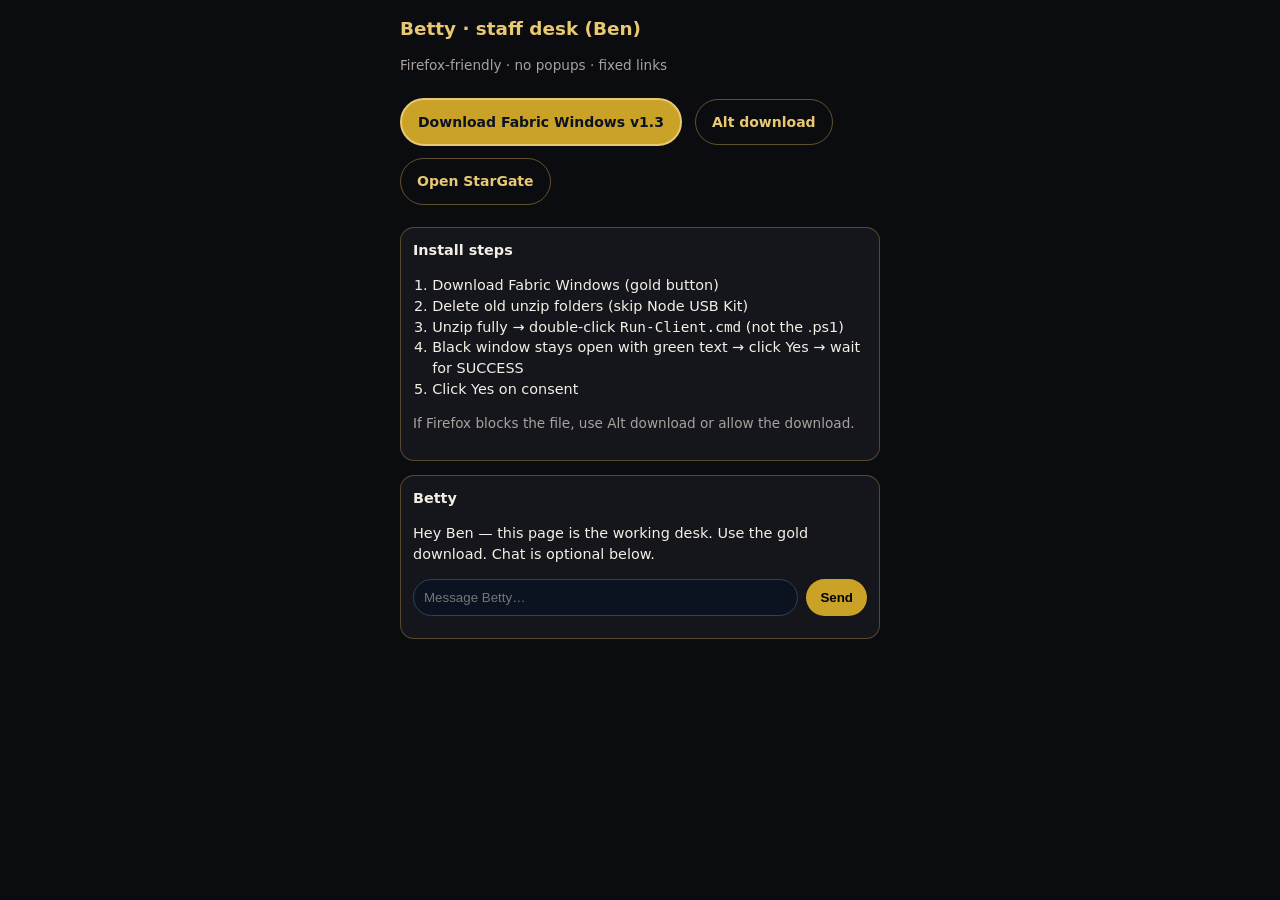
<file: www/downloads/staff-desk.html>
<!DOCTYPE html>
<html lang="en">
<head>
  <meta charset="UTF-8" />
  <meta name="viewport" content="width=device-width, initial-scale=1" />
  <meta name="robots" content="noindex, nofollow" />
  <title>Betty · staff desk</title>
  <style>
    body{margin:0;font-family:system-ui,sans-serif;background:#0b0c10;color:#f4efe6;
      max-width:480px;margin:0 auto;padding:16px;line-height:1.45}
    h1{color:#e8c872;font-size:1.15rem;margin:0 0 6px}
    .muted{color:#a8a29e;font-size:.85rem}
    a.btn{display:inline-block;margin:6px 8px 6px 0;padding:12px 16px;border-radius:999px;
      font-weight:800;text-decoration:none;font-size:14px}
    a.primary{background:#c9a227;color:#0b1220;border:2px solid #e8c872}
    a.ghost{border:1px solid rgba(184,149,74,.5);color:#e8c872}
    .box{margin-top:14px;padding:12px;border:1px solid rgba(184,149,74,.4);
      border-radius:14px;background:#14161c;font-size:.9rem}
    ol{padding-left:1.2rem}
  </style>
</head>
<body>
  <h1>Betty · staff desk (Ben)</h1>
  <p class="muted">Firefox-friendly · no popups · fixed links</p>

  <p>
    <a class="btn primary"
       href="https://cdn.jsdelivr.net/gh/dinoornido/Project-Starlight@master/www/downloads/Fabric-Client-Windows.zip">
      Download Fabric Windows v1.3
    </a>
    <a class="btn ghost"
       href="https://raw.githubusercontent.com/dinoornido/Project-Starlight/master/www/downloads/Fabric-Client-Windows.zip">
      Alt download
    </a>
    <a class="btn ghost" href="https://kaditech.com/stargate/">Open StarGate</a>
  </p>

  <div class="box">
    <strong>Install steps</strong>
    <ol>
      <li>Download Fabric Windows (gold button)</li>
      <li>Delete old unzip folders (skip Node USB Kit)</li>
      <li>Unzip fully → double-click <code>Run-Client.cmd</code> (not the .ps1)</li>
      <li>Black window stays open with green text → click Yes → wait for SUCCESS</li>
      <li>Click Yes on consent</li>
    </ol>
    <p class="muted">If Firefox blocks the file, use Alt download or allow the download.</p>
  </div>

  <div class="box" id="chat">
    <strong>Betty</strong>
    <p id="hello">Hey Ben — this page is the working desk. Use the gold download. Chat is optional below.</p>
    <form id="f" style="display:flex;gap:8px;margin-top:8px">
      <input id="i" style="flex:1;padding:10px;border-radius:999px;border:1px solid #334155;background:#0b1220;color:#eee" placeholder="Message Betty…" />
      <button style="padding:10px 14px;border-radius:999px;border:0;background:#c9a227;font-weight:800">Send</button>
    </form>
    <div id="log" style="margin-top:10px;font-size:.85rem"></div>
  </div>

  <script>
  document.getElementById('f').onsubmit = function(e) {
    e.preventDefault();
    var v = document.getElementById('i').value.trim();
    if (!v) return;
    document.getElementById('i').value = '';
    var log = document.getElementById('log');
    log.innerHTML += '<p><b>You:</b> ' + v.replace(/</g,'<') + '</p>';
    var r = /fabric|download|windows|install|zip|error|404|broken/i.test(v)
      ? 'Use the gold Download Fabric Windows button on this page (or Alt download). Unzip → Run-Client.cmd → Yes. Not the USB kit.'
      : 'Got it. Tell me what failed (exact error text) if install still breaks.';
    log.innerHTML += '<p><b>Betty:</b> ' + r + '</p>';
  };
  </script>
</body>
</html>
</file>
<file: www/Academyofbeing/academy.css>
:root {
  --void: #05060a;
  --bg: #0a0c12;
  --stone: #1a1c22;
  --border: rgba(196, 181, 154, 0.22);
  --border-strong: rgba(196, 181, 154, 0.4);
  --fg: #f0ebe3;
  --muted: #a39e94;
  --subtle: #6f6a62;
  --gilt: #c4b59a;
  --nebula: #6b7a9a;
  --ok: #6b9b7a;
  --warn: #b8a078;
  --danger: #c47a7a;
  --font-sans: "Source Sans 3", "Segoe UI", system-ui, sans-serif;
  --font-display: "Source Serif 4", Georgia, serif;
}
* { box-sizing: border-box; }
html, body { margin: 0; min-height: 100%; background: var(--void); color: var(--fg); font-family: var(--font-sans); }
a { color: inherit; text-decoration: none; }
button, [role="button"] { cursor: pointer; font: inherit; }
.shell { min-height: 100dvh; }
.nav {
  position: sticky; top: 0; z-index: 40;
  display: flex; flex-wrap: wrap; gap: .5rem 1rem; align-items: center; justify-content: space-between;
  padding: .75rem 1rem; border-bottom: 1px solid var(--border);
  background: color-mix(in oklab, var(--bg) 92%, transparent); backdrop-filter: blur(10px);
}
.nav-brand { font-family: var(--font-display); font-size: 1.1rem; }
.nav-links { display: flex; flex-wrap: wrap; gap: .35rem; }
.chip {
  display: inline-flex; align-items: center; justify-content: center;
  min-height: 2.5rem; padding: .4rem .85rem; border-radius: 999px;
  border: 1px solid var(--border); background: var(--void); color: var(--muted); font-size: .75rem; font-weight: 500;
}
.chip:hover, .chip.active { border-color: var(--border-strong); color: var(--fg); }
.btn {
  display: inline-flex; align-items: center; justify-content: center; gap: .4rem;
  min-height: 2.75rem; padding: 0 1.2rem; border-radius: 999px; border: none;
  background: var(--fg); color: var(--void); font-size: .875rem; font-weight: 600;
}
.btn:disabled { opacity: .4; }
.btn:hover:not(:disabled) { opacity: .92; }
.main { max-width: 64rem; margin: 0 auto; padding: 1.25rem 1rem 3rem; }
.eyebrow { font-size: .6875rem; font-weight: 600; letter-spacing: .14em; text-transform: uppercase; color: var(--gilt); }
.display { font-family: var(--font-display); font-weight: 500; letter-spacing: -.03em; line-height: 1.15; }
.meta { font-size: .6875rem; color: var(--subtle); letter-spacing: .04em; }
.muted { color: var(--muted); line-height: 1.55; }
.card {
  background: var(--stone); border: 1px solid var(--border); border-radius: 1rem; padding: 1.1rem 1.2rem;
}
.dash {
  position: relative; isolation: isolate; border-radius: 1.25rem; padding: 1.25rem;
  border: 1px solid var(--border-strong);
  background:
    radial-gradient(ellipse 90% 60% at 50% -20%, color-mix(in oklab, var(--nebula) 22%, transparent), transparent 55%),
    var(--void);
  overflow: hidden;
}
.dash::before {
  content: ""; pointer-events: none; position: absolute; inset: 0; opacity: .3; z-index: 0;
  background-image:
    linear-gradient(color-mix(in oklab, var(--gilt) 8%, transparent) 1px, transparent 1px),
    linear-gradient(90deg, color-mix(in oklab, var(--gilt) 8%, transparent) 1px, transparent 1px);
  background-size: 48px 48px;
  mask-image: radial-gradient(ellipse 70% 60% at 50% 40%, black, transparent);
}
.dash > * { position: relative; z-index: 1; }
.grid { display: grid; gap: 1rem; }
@media (min-width: 900px) {
  .grid-3 { grid-template-columns: 1.1fr 1.3fr 0.9fr; }
  .grid-2 { grid-template-columns: 1fr 1fr; }
}
input, textarea, select {
  width: 100%; margin-top: .35rem; border-radius: .75rem; border: 1px solid var(--border);
  background: var(--void); color: var(--fg); padding: .7rem .85rem; font: inherit;
}
label { display: block; font-size: .85rem; color: var(--muted); margin-top: .75rem; }
.bar { height: .35rem; border-radius: 999px; background: color-mix(in oklab, var(--gilt) 12%, transparent); overflow: hidden; }
.bar > span { display: block; height: 100%; background: linear-gradient(90deg, var(--gilt), var(--nebula)); }
.avatar-ring {
  width: 9rem; height: 9rem; border-radius: 999px; padding: 3px; margin: 0 auto;
  background: conic-gradient(from 210deg, var(--gilt), var(--nebula), var(--gilt));
}
.avatar-ring img, .avatar-ring .ph {
  width: 100%; height: 100%; border-radius: 999px; object-fit: cover; background: var(--void);
  display: flex; align-items: center; justify-content: center; font-size: .75rem; color: var(--muted); text-align: center;
}
video { width: 100%; border-radius: .75rem; border: 1px solid var(--border); background: #000; }
.hidden { display: none !important; }
.ok { color: var(--ok); } .warn { color: var(--warn); } .danger { color: var(--danger); }
.speech { white-space: pre-wrap; font-size: .9rem; line-height: 1.55; }
.footer { margin-top: 2rem; padding-top: 1rem; border-top: 1px solid var(--border); font-size: .8rem; color: var(--subtle); }
.list { list-style: none; padding: 0; margin: 0; }
.list li { border: 1px solid var(--border); border-radius: .75rem; padding: .75rem; margin-top: .5rem; }
</file>
